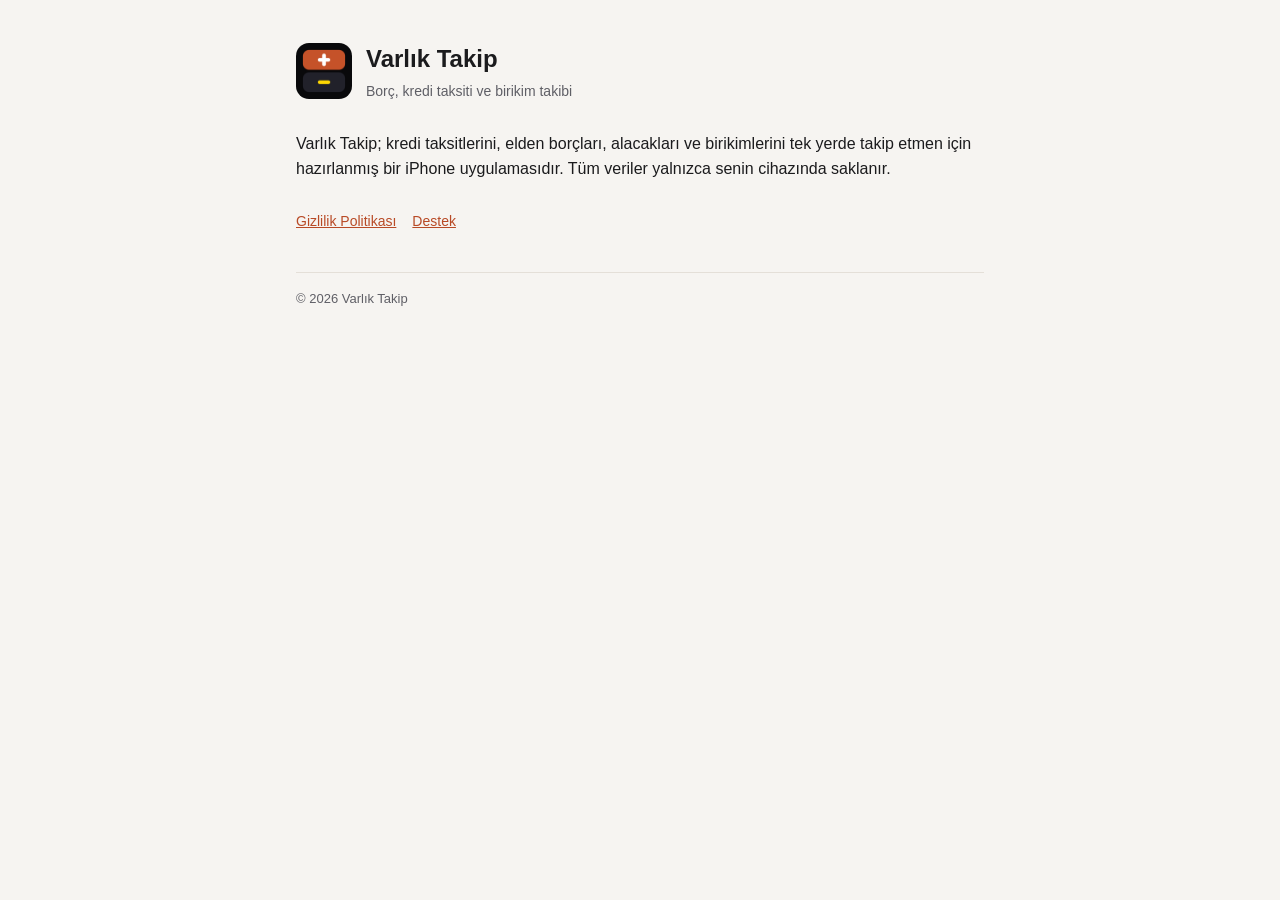
<file: docs/index.html>
<!doctype html>
<html lang="tr">
<head>
<meta charset="utf-8">
<meta name="viewport" content="width=device-width, initial-scale=1">
<title>Varlık Takip</title>
<link rel="stylesheet" href="style.css">
</head>
<body>
<main>
  <header>
    <img src="icon.png" alt="">
    <div>
      <h1>Varlık Takip</h1>
      <p>Borç, kredi taksiti ve birikim takibi</p>
    </div>
  </header>
  <p>Varlık Takip; kredi taksitlerini, elden borçları, alacakları ve birikimlerini tek yerde takip etmen için hazırlanmış bir iPhone uygulamasıdır. Tüm veriler yalnızca senin cihazında saklanır.</p>
  <nav>
    <a href="privacy.html">Gizlilik Politikası</a>
    <a href="support.html">Destek</a>
  </nav>
  <footer>© 2026 Varlık Takip</footer>
</main>
</body>
</html>
</file>
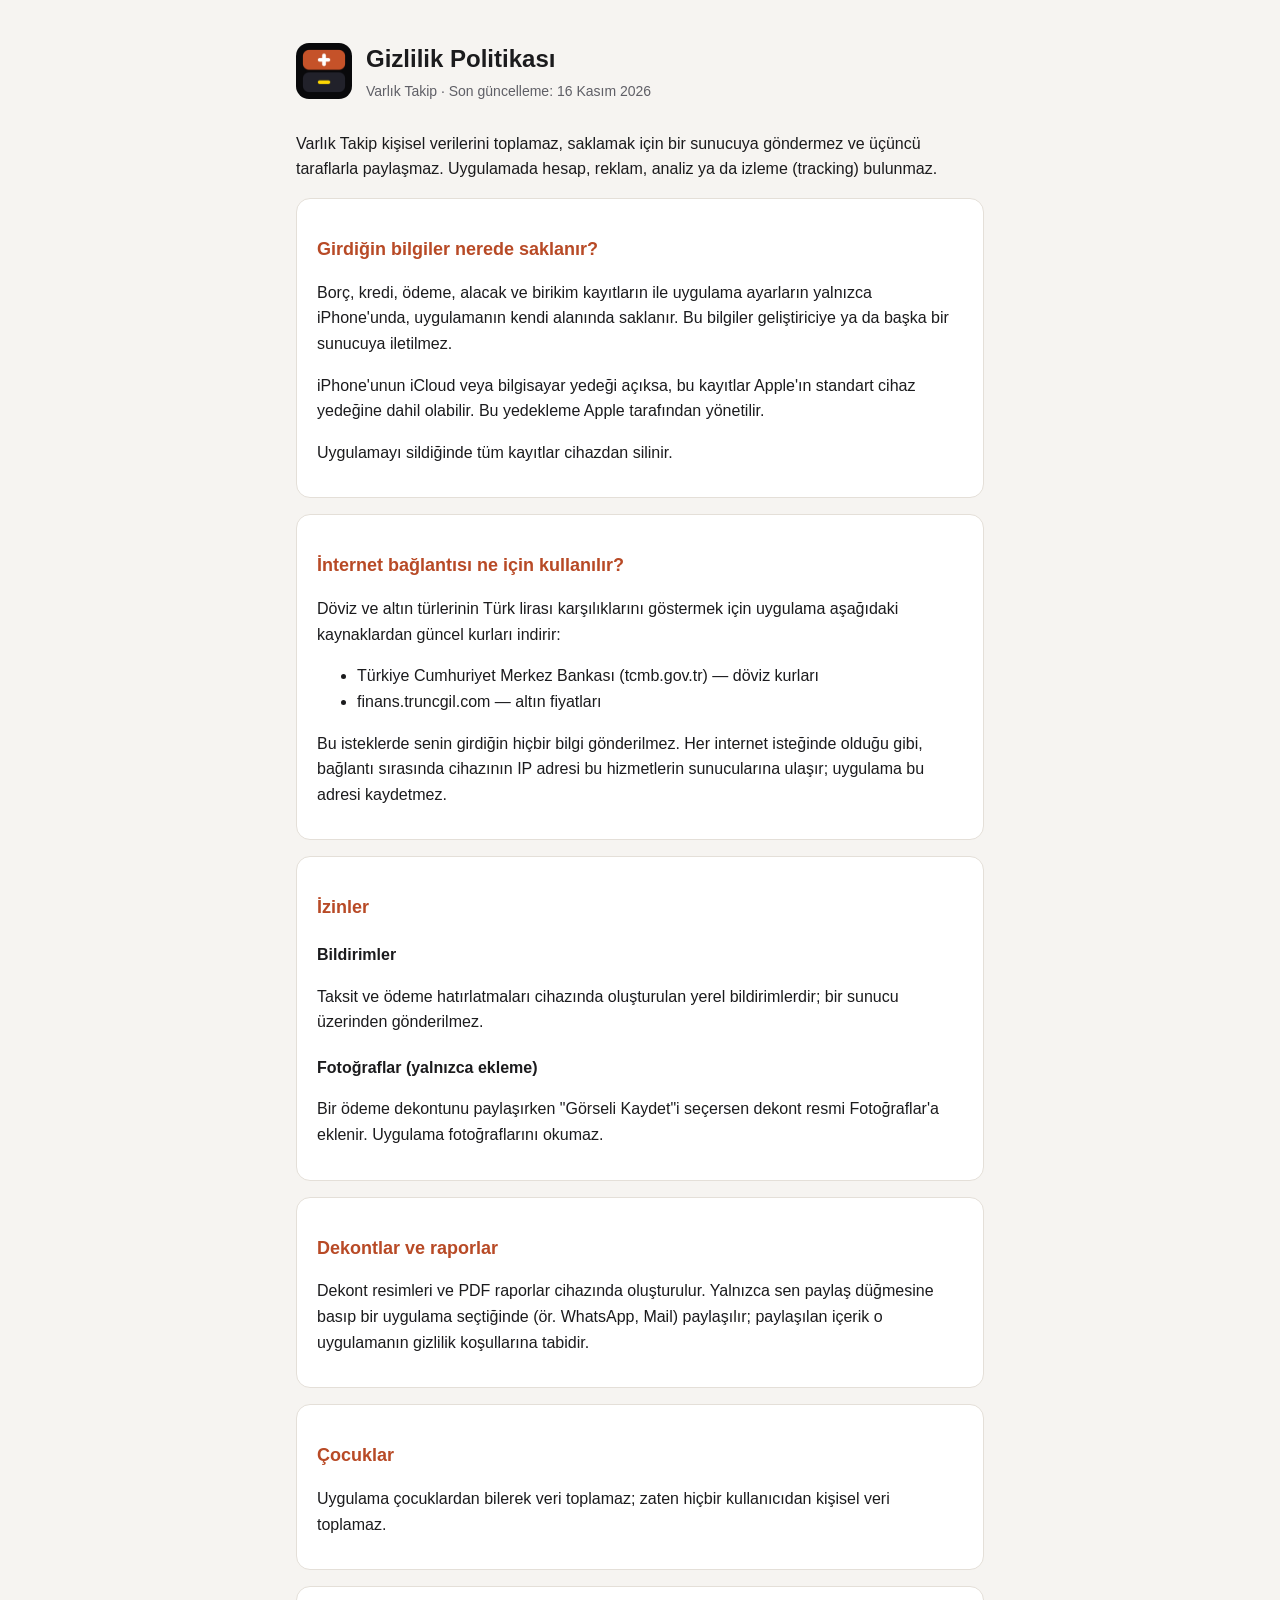
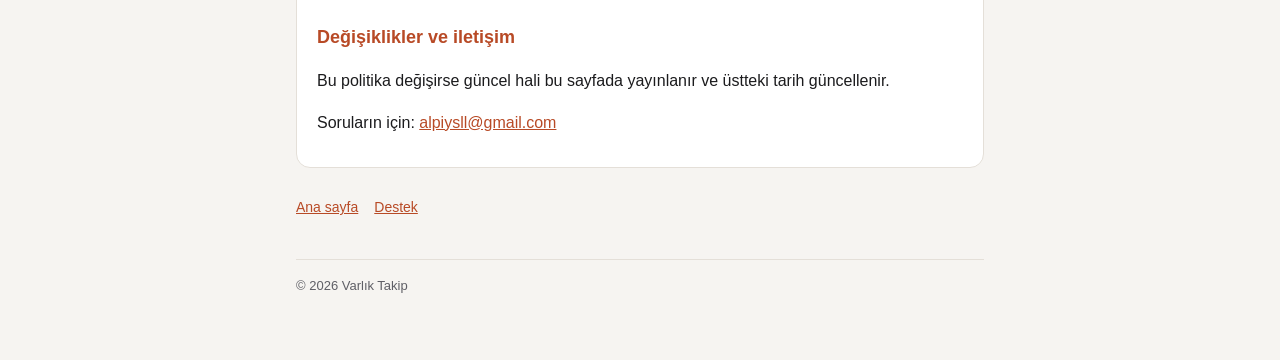
<file: docs/privacy.html>
<!doctype html>
<html lang="tr">
<head>
<meta charset="utf-8">
<meta name="viewport" content="width=device-width, initial-scale=1">
<title>Gizlilik Politikası · Varlık Takip</title>
<link rel="stylesheet" href="style.css">
</head>
<body>
<main>
  <header>
    <img src="icon.png" alt="">
    <div>
      <h1>Gizlilik Politikası</h1>
      <p>Varlık Takip · Son güncelleme: 16 Kasım 2026</p>
    </div>
  </header>

  <p>Varlık Takip kişisel verilerini toplamaz, saklamak için bir sunucuya göndermez ve üçüncü taraflarla paylaşmaz. Uygulamada hesap, reklam, analiz ya da izleme (tracking) bulunmaz.</p>

  <section>
    <h2>Girdiğin bilgiler nerede saklanır?</h2>
    <p>Borç, kredi, ödeme, alacak ve birikim kayıtların ile uygulama ayarların yalnızca iPhone'unda, uygulamanın kendi alanında saklanır. Bu bilgiler geliştiriciye ya da başka bir sunucuya iletilmez.</p>
    <p>iPhone'unun iCloud veya bilgisayar yedeği açıksa, bu kayıtlar Apple'ın standart cihaz yedeğine dahil olabilir. Bu yedekleme Apple tarafından yönetilir.</p>
    <p>Uygulamayı sildiğinde tüm kayıtlar cihazdan silinir.</p>
  </section>

  <section>
    <h2>İnternet bağlantısı ne için kullanılır?</h2>
    <p>Döviz ve altın türlerinin Türk lirası karşılıklarını göstermek için uygulama aşağıdaki kaynaklardan güncel kurları indirir:</p>
    <ul>
      <li>Türkiye Cumhuriyet Merkez Bankası (tcmb.gov.tr) — döviz kurları</li>
      <li>finans.truncgil.com — altın fiyatları</li>
    </ul>
    <p>Bu isteklerde senin girdiğin hiçbir bilgi gönderilmez. Her internet isteğinde olduğu gibi, bağlantı sırasında cihazının IP adresi bu hizmetlerin sunucularına ulaşır; uygulama bu adresi kaydetmez.</p>
  </section>

  <section>
    <h2>İzinler</h2>
    <h3>Bildirimler</h3>
    <p>Taksit ve ödeme hatırlatmaları cihazında oluşturulan yerel bildirimlerdir; bir sunucu üzerinden gönderilmez.</p>
    <h3>Fotoğraflar (yalnızca ekleme)</h3>
    <p>Bir ödeme dekontunu paylaşırken "Görseli Kaydet"i seçersen dekont resmi Fotoğraflar'a eklenir. Uygulama fotoğraflarını okumaz.</p>
  </section>

  <section>
    <h2>Dekontlar ve raporlar</h2>
    <p>Dekont resimleri ve PDF raporlar cihazında oluşturulur. Yalnızca sen paylaş düğmesine basıp bir uygulama seçtiğinde (ör. WhatsApp, Mail) paylaşılır; paylaşılan içerik o uygulamanın gizlilik koşullarına tabidir.</p>
  </section>

  <section>
    <h2>Çocuklar</h2>
    <p>Uygulama çocuklardan bilerek veri toplamaz; zaten hiçbir kullanıcıdan kişisel veri toplamaz.</p>
  </section>

  <section>
    <h2>Değişiklikler ve iletişim</h2>
    <p>Bu politika değişirse güncel hali bu sayfada yayınlanır ve üstteki tarih güncellenir.</p>
    <p>Soruların için: <a href="mailto:alpiysll@gmail.com">alpiysll@gmail.com</a></p>
  </section>

  <nav>
    <a href="index.html">Ana sayfa</a>
    <a href="support.html">Destek</a>
  </nav>
  <footer>© 2026 Varlık Takip</footer>
</main>
</body>
</html>
</file>
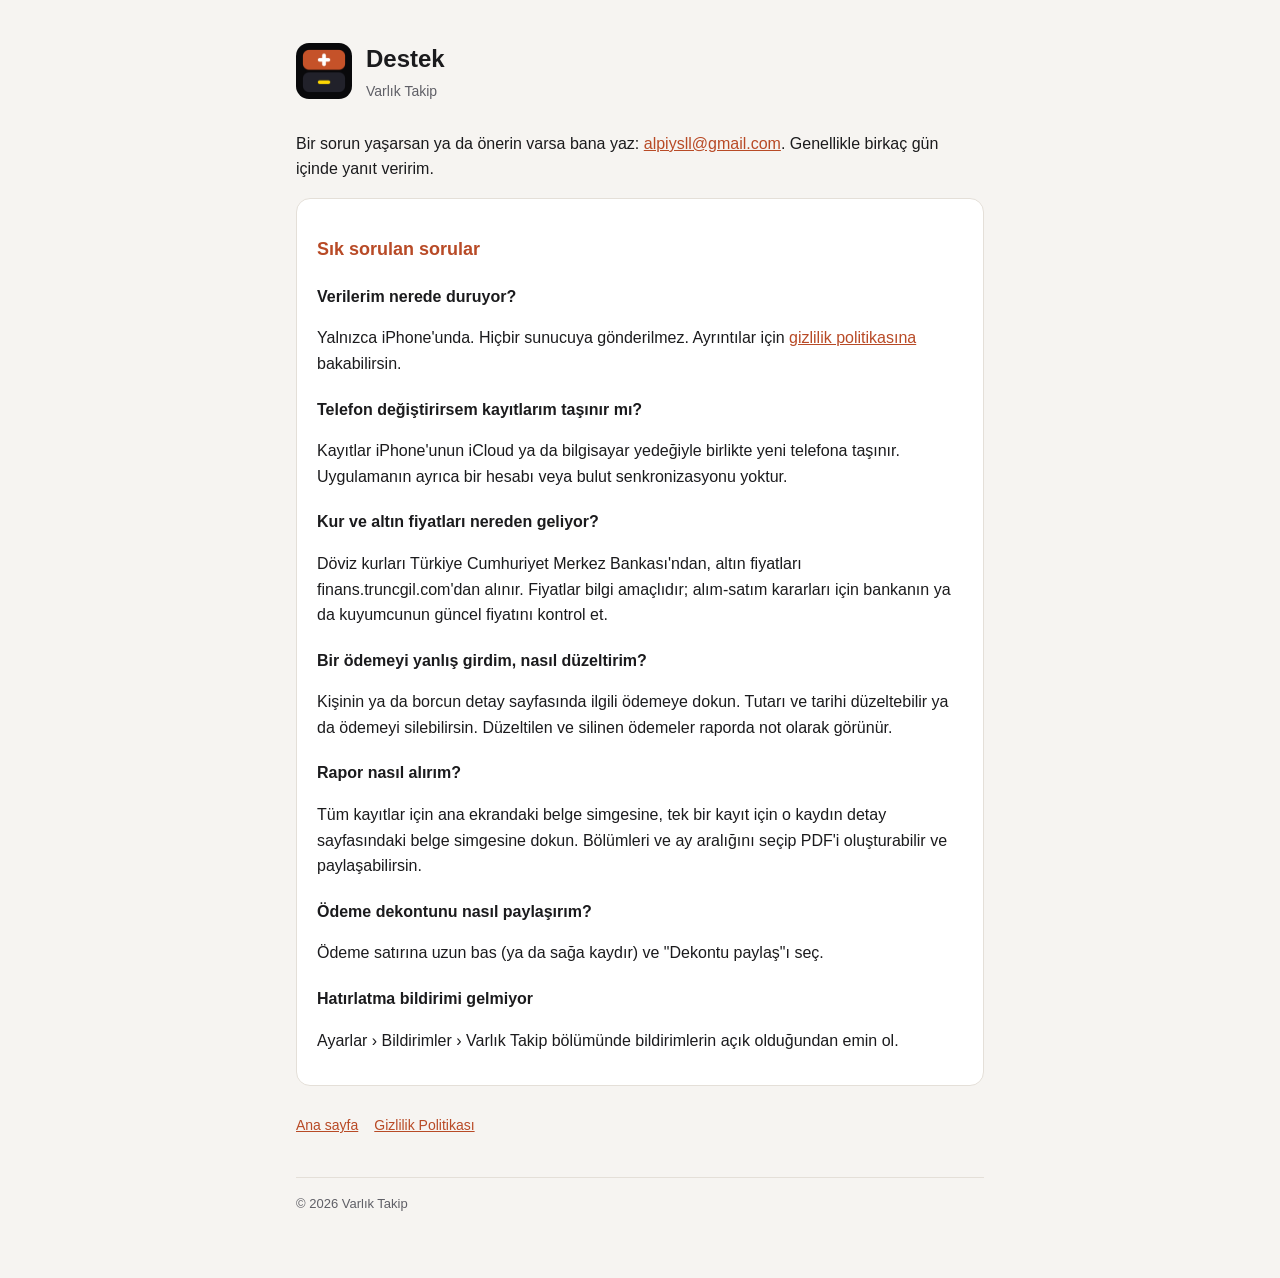
<file: docs/support.html>
<!doctype html>
<html lang="tr">
<head>
<meta charset="utf-8">
<meta name="viewport" content="width=device-width, initial-scale=1">
<title>Destek · Varlık Takip</title>
<link rel="stylesheet" href="style.css">
</head>
<body>
<main>
  <header>
    <img src="icon.png" alt="">
    <div>
      <h1>Destek</h1>
      <p>Varlık Takip</p>
    </div>
  </header>

  <p>Bir sorun yaşarsan ya da önerin varsa bana yaz: <a href="mailto:alpiysll@gmail.com">alpiysll@gmail.com</a>. Genellikle birkaç gün içinde yanıt veririm.</p>

  <section>
    <h2>Sık sorulan sorular</h2>

    <h3>Verilerim nerede duruyor?</h3>
    <p>Yalnızca iPhone'unda. Hiçbir sunucuya gönderilmez. Ayrıntılar için <a href="privacy.html">gizlilik politikasına</a> bakabilirsin.</p>

    <h3>Telefon değiştirirsem kayıtlarım taşınır mı?</h3>
    <p>Kayıtlar iPhone'unun iCloud ya da bilgisayar yedeğiyle birlikte yeni telefona taşınır. Uygulamanın ayrıca bir hesabı veya bulut senkronizasyonu yoktur.</p>

    <h3>Kur ve altın fiyatları nereden geliyor?</h3>
    <p>Döviz kurları Türkiye Cumhuriyet Merkez Bankası'ndan, altın fiyatları finans.truncgil.com'dan alınır. Fiyatlar bilgi amaçlıdır; alım-satım kararları için bankanın ya da kuyumcunun güncel fiyatını kontrol et.</p>

    <h3>Bir ödemeyi yanlış girdim, nasıl düzeltirim?</h3>
    <p>Kişinin ya da borcun detay sayfasında ilgili ödemeye dokun. Tutarı ve tarihi düzeltebilir ya da ödemeyi silebilirsin. Düzeltilen ve silinen ödemeler raporda not olarak görünür.</p>

    <h3>Rapor nasıl alırım?</h3>
    <p>Tüm kayıtlar için ana ekrandaki belge simgesine, tek bir kayıt için o kaydın detay sayfasındaki belge simgesine dokun. Bölümleri ve ay aralığını seçip PDF'i oluşturabilir ve paylaşabilirsin.</p>

    <h3>Ödeme dekontunu nasıl paylaşırım?</h3>
    <p>Ödeme satırına uzun bas (ya da sağa kaydır) ve "Dekontu paylaş"ı seç.</p>

    <h3>Hatırlatma bildirimi gelmiyor</h3>
    <p>Ayarlar › Bildirimler › Varlık Takip bölümünde bildirimlerin açık olduğundan emin ol.</p>
  </section>

  <nav>
    <a href="index.html">Ana sayfa</a>
    <a href="privacy.html">Gizlilik Politikası</a>
  </nav>
  <footer>© 2026 Varlık Takip</footer>
</main>
</body>
</html>
</file>
<file: docs/style.css>
:root {
  --bg: #f6f4f1; --surface: #ffffff; --text: #1b1b1d; --muted: #5f5f66;
  --accent: #b84a26; --rule: #e4dfd8;
}
@media (prefers-color-scheme: dark) {
  :root { --bg: #0b0b0f; --surface: #16161b; --text: #f2f2f4; --muted: #a3a3ab; --accent: #e8734a; --rule: #2a2a33; }
}
* { box-sizing: border-box; }
body {
  margin: 0; background: var(--bg); color: var(--text);
  font: 16px/1.6 -apple-system, BlinkMacSystemFont, "Segoe UI", Roboto, sans-serif;
}
main { max-width: 720px; margin: 0 auto; padding: 40px 16px 64px; }
header { display: flex; align-items: center; gap: 14px; margin-bottom: 28px; }
header img { width: 56px; height: 56px; border-radius: 13px; }
header h1 { margin: 0; font-size: 24px; }
header p { margin: 2px 0 0; color: var(--muted); font-size: 14px; }
h2 { font-size: 18px; margin: 32px 0 8px; color: var(--accent); }
h3 { font-size: 16px; margin: 20px 0 4px; }
p, li { color: var(--text); }
.muted { color: var(--muted); font-size: 14px; }
section { background: var(--surface); border: 1px solid var(--rule); border-radius: 14px; padding: 4px 20px 16px; margin-top: 16px; }
a { color: var(--accent); }
nav { display: flex; gap: 16px; flex-wrap: wrap; margin-top: 28px; font-size: 14px; }
footer { margin-top: 40px; color: var(--muted); font-size: 13px; border-top: 1px solid var(--rule); padding-top: 16px; }
</file>
